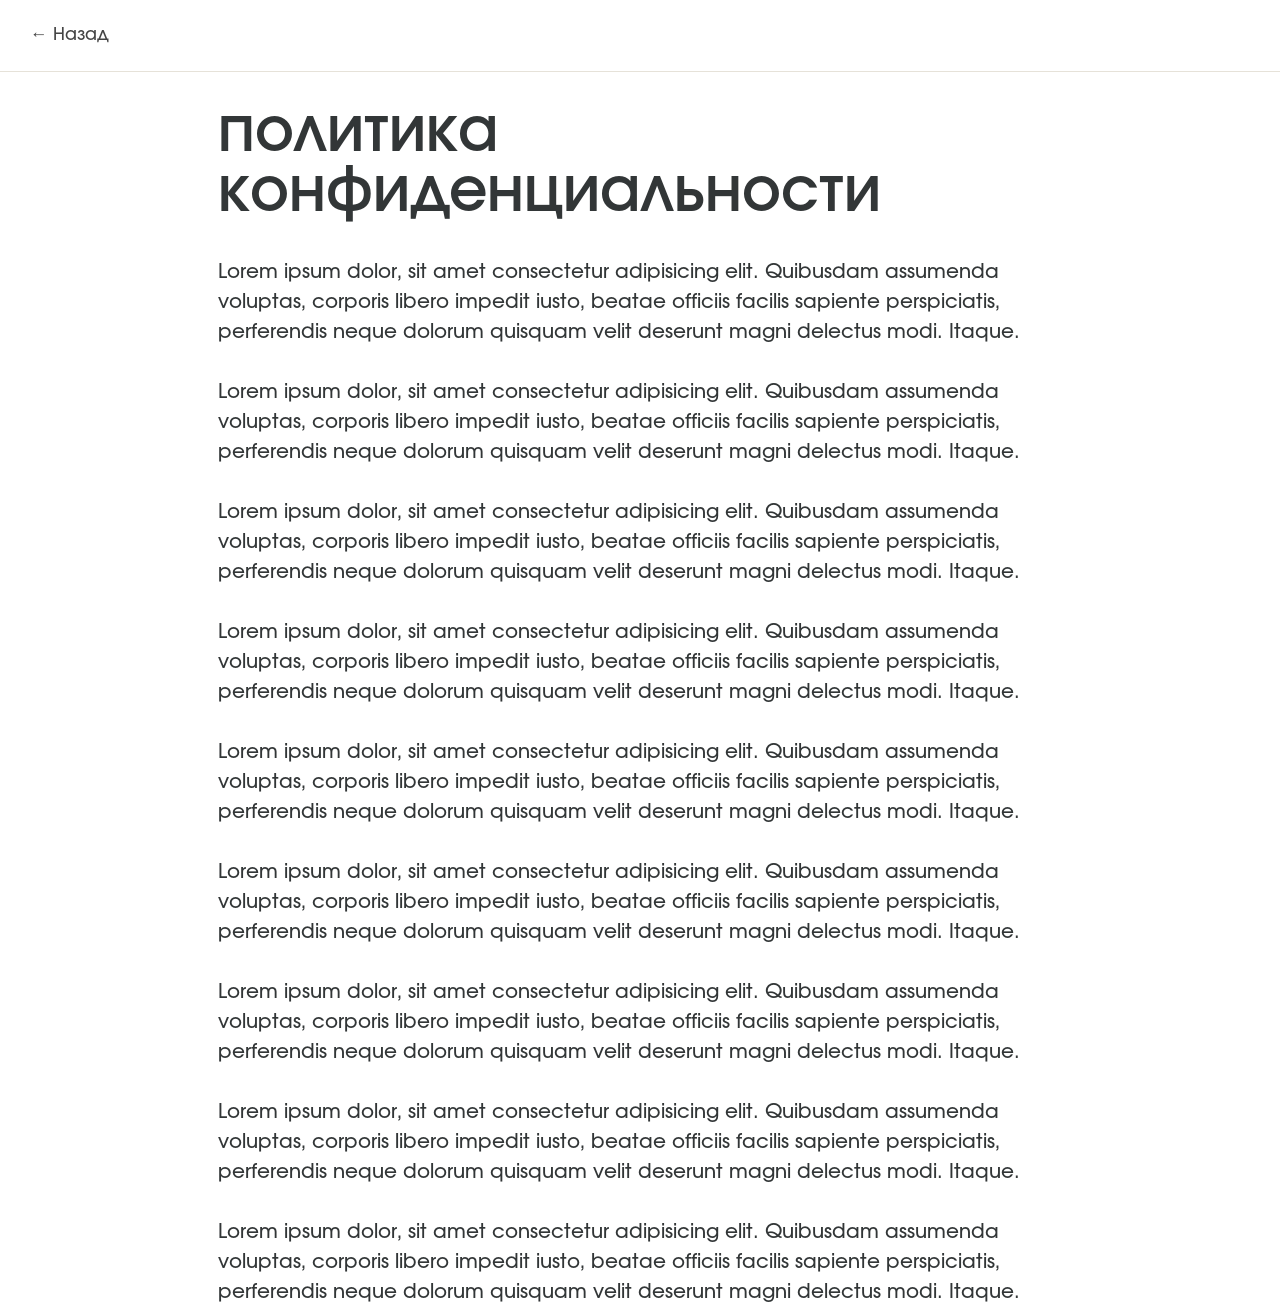
<file: privacy.html>
<!DOCTYPE html>
<html lang="en">

<head>
    <meta charset="UTF-8">
    <meta name="viewport" content="width=device-width, initial-scale=1.0">
    <title>Document</title>
    <link rel="stylesheet" href="reset.css">

    <style>
        :root {


            --white: #fff;
            --lightGray: #fafafa;

            --mainGrey: #e6e2d9;
            --mainOrange: #ffc965;
            --mainGreen: #b7c69f;
            --mainBlack: #323637;

            /* --mainBg: #FCF8F0; */
            --mainBgWhite: rgba(255, 255, 255, 0.7);
            --mainBg: #fff9ee;
            /* --mainBg: #faf2e2; */
        }

        @font-face {
            font-family: 'Involve-SemiBold';
            src: url('style/font/Involve-SemiBold.otf');
            font-style: normal;
            font-display: swap;
        }

        @font-face {
            font-family: 'Involve-Medium';
            src: url('style/font/Involve-Medium.otf');
            /* font-weight: 400; */
            font-style: normal;
            font-display: swap;
        }

        html {
            font-size: 20px;
        }


        body {
            font-family: 'Involve-Medium', sans-serif;
            animation: fadeIn 0.5s ease-in;
        }

        /* Анимации страницы */
        @keyframes fadeIn {
            0% {
                transform: translateY(5px);
                opacity: 0;
            }

            100% {
                transform: translateY(0px);
                opacity: 1;
            }
        }

        .page-transition-out {
            animation: fadeOut 0.5s ease-out forwards;
        }

        @keyframes fadeOut {
            0% {
                opacity: 1;
            }

            100% {
                opacity: 0;
            }
        }

        .grid {
            position: absolute;
            background-color: var(--mainBgWhite);

            left: 50%;
            transform: translateX(-50%);
            width: 100vw;
            max-width: 1920px;
        }

        .box {
            /* display: flex; */
            /* gap: 48px; */
            /* max-width: 1920px; */
            padding-left: 17vw;
            padding-right: 17vw;
        }

        .box .name {
            font-family: 'Involve-SemiBold', sans-serif;

            display: flex;
            color: var(--mainBlack);
            line-height: 1;
            margin-bottom: 35px;
            line-height: 1;
            flex: 1;
            font-size: 60px;
        }


        .box .text{
            color: var(--mainBlack);
            font-size: 20px;
            /* line-height: 1.3; */
        }

        .back-bar {
            position: sticky;
            display: flex;
            align-items: center;
            top: 0;
            background-color: rgba(255, 255, 255, 0.85);
            backdrop-filter: blur(20px);
            border-bottom: solid 1px var(--mainGrey);
            padding: 0.75rem 1.5rem;
            z-index: 100;
            /* height: 100px; */
            height: 72px;
            margin-bottom: 30px;
        }

        .back-button {
            display: inline-flex;
            align-items: center;
            gap: 0.5rem;
            background: none;
            border: none;
            font-size: 0.875rem;
            /* font-size: 19px; */
            color: #444444;
            cursor: pointer;
            padding: 0.5rem 0;
            transition: color 0.2s;
            font-weight: 450;
        }

        .back-button:hover {
            color: #000000;
        }
    </style>
</head>

<body>
    <div class="grid">
        <div class="back-bar">
            <button class="back-button" href="index.html#contacts">← Назад</button>
        </div>
        <div class="box">
            <div class="name">политика конфиденциальности</div>
            <div class="text">
                Lorem ipsum dolor, sit amet consectetur adipisicing elit. Quibusdam assumenda voluptas, corporis libero
                impedit iusto, beatae officiis facilis sapiente perspiciatis, perferendis neque dolorum quisquam velit
                deserunt magni delectus modi. Itaque.
                <br>
                <br>
                Lorem ipsum dolor, sit amet consectetur adipisicing elit. Quibusdam assumenda voluptas, corporis libero
                impedit iusto, beatae officiis facilis sapiente perspiciatis, perferendis neque dolorum quisquam velit
                deserunt magni delectus modi. Itaque.
                <br>
                <br>

                Lorem ipsum dolor, sit amet consectetur adipisicing elit. Quibusdam assumenda voluptas, corporis libero
                impedit iusto, beatae officiis facilis sapiente perspiciatis, perferendis neque dolorum quisquam velit
                deserunt magni delectus modi. Itaque.
                <br>
                <br>

                Lorem ipsum dolor, sit amet consectetur adipisicing elit. Quibusdam assumenda voluptas, corporis libero
                impedit iusto, beatae officiis facilis sapiente perspiciatis, perferendis neque dolorum quisquam velit
                deserunt magni delectus modi. Itaque.
                <br>
                <br>

                Lorem ipsum dolor, sit amet consectetur adipisicing elit. Quibusdam assumenda voluptas, corporis libero
                impedit iusto, beatae officiis facilis sapiente perspiciatis, perferendis neque dolorum quisquam velit
                deserunt magni delectus modi. Itaque.

                 <br>
                <br>
                Lorem ipsum dolor, sit amet consectetur adipisicing elit. Quibusdam assumenda voluptas, corporis libero
                impedit iusto, beatae officiis facilis sapiente perspiciatis, perferendis neque dolorum quisquam velit
                deserunt magni delectus modi. Itaque.
                <br>
                <br>

                Lorem ipsum dolor, sit amet consectetur adipisicing elit. Quibusdam assumenda voluptas, corporis libero
                impedit iusto, beatae officiis facilis sapiente perspiciatis, perferendis neque dolorum quisquam velit
                deserunt magni delectus modi. Itaque.
                <br>
                <br>

                Lorem ipsum dolor, sit amet consectetur adipisicing elit. Quibusdam assumenda voluptas, corporis libero
                impedit iusto, beatae officiis facilis sapiente perspiciatis, perferendis neque dolorum quisquam velit
                deserunt magni delectus modi. Itaque.
                <br>
                <br>

                Lorem ipsum dolor, sit amet consectetur adipisicing elit. Quibusdam assumenda voluptas, corporis libero
                impedit iusto, beatae officiis facilis sapiente perspiciatis, perferendis neque dolorum quisquam velit
                deserunt magni delectus modi. Itaque.
            </div>

        </div>
    </div>
</body>
<script>
    const backLink = document.querySelector('.back-button');
    if (backLink) {
        backLink.addEventListener('click', function (e) {
            e.preventDefault();
            const targetUrl = this.getAttribute('href');
            document.body.classList.add('page-transition-out');
            setTimeout(() => {
                window.location.href = targetUrl;
                setTimeout(() => {
                    document.body.classList.remove('page-transition-out');
                }, 500);
            }, 500);
        });
    }
</script>

</html>
</file>
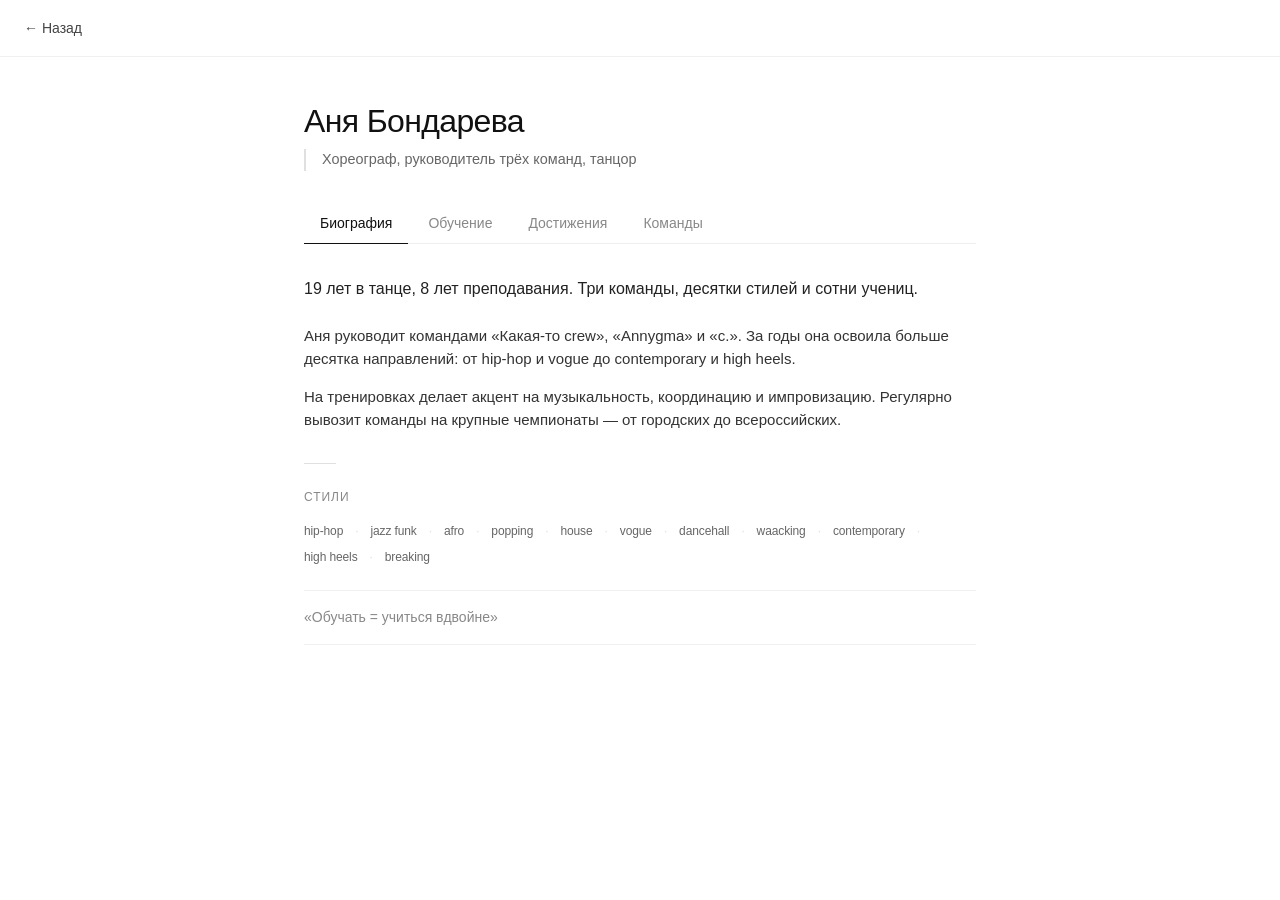
<file: teacher-2.html>
<!DOCTYPE html>
<html lang="ru">
<head>
    <meta charset="UTF-8">
    <meta name="viewport" content="width=device-width, initial-scale=1.0, viewport-fit=cover">
    <title>Аня Бондарева — хореограф</title>
    <style>
        /* ========== RESET & BASE ========== */
        * {
            margin: 0;
            padding: 0;
            box-sizing: border-box;
        }

        body {
            font-family: -apple-system, BlinkMacSystemFont, 'Segoe UI', 'Inter', 'Helvetica Neue', sans-serif;
            background-color: #ffffff;
            color: #111111;
            line-height: 1.5;
            -webkit-font-smoothing: antialiased;
        }

        /* ========== TYPOGRAPHY ========== */
        h1 {
            font-size: 2rem;
            font-weight: 500;
            letter-spacing: -0.02em;
            margin-bottom: 0.25rem;
        }

        h2 {
            font-size: 0.75rem;
            font-weight: 500;
            text-transform: uppercase;
            letter-spacing: 0.08em;
            color: #888888;
            margin-bottom: 1rem;
        }

        h3 {
            font-size: 1rem;
            font-weight: 500;
            margin-bottom: 0.75rem;
        }

        .subhead {
            font-size: 0.9rem;
            color: #666666;
            margin-bottom: 2rem;
            border-left: 2px solid #e0e0e0;
            padding-left: 1rem;
        }

        /* ========== LAYOUT ========== */
        .back-bar {
            position: sticky;
            top: 0;
            background: rgba(255, 255, 255, 0.92);
            backdrop-filter: blur(12px);
            border-bottom: 1px solid #f0f0f0;
            padding: 0.75rem 1.5rem;
            z-index: 100;
        }

        .back-button {
            display: inline-flex;
            align-items: center;
            gap: 0.5rem;
            background: none;
            border: none;
            font-size: 0.875rem;
            color: #444444;
            cursor: pointer;
            padding: 0.5rem 0;
            transition: color 0.2s;
            font-weight: 450;
        }

        .back-button:hover {
            color: #000000;
        }

        .container {
            max-width: 720px;
            margin: 0 auto;
            padding: 2.5rem 1.5rem 4rem;
        }

        /* ========== TABS (минималистичные) ========== */
        .tabs {
            display: flex;
            gap: 0.25rem;
            margin: 2rem 0 2rem;
            border-bottom: 1px solid #eeeeee;
            padding-bottom: 0;
        }

        .tab-btn {
            background: none;
            border: none;
            padding: 0.75rem 1rem;
            font-size: 0.875rem;
            font-weight: 450;
            color: #888888;
            cursor: pointer;
            transition: all 0.2s;
            position: relative;
        }

        .tab-btn.active {
            color: #111111;
        }

        .tab-btn.active::after {
            content: '';
            position: absolute;
            bottom: -1px;
            left: 0;
            right: 0;
            height: 1px;
            background: #111111;
        }

        .tab-btn:hover:not(.active) {
            color: #444444;
        }

        /* ========== TAB CONTENT ========== */
        .tab-content {
            display: none;
            animation: fadeIn 0.25s ease;
        }

        .tab-content.active {
            display: block;
        }

        @keyframes fadeIn {
            from { opacity: 0; transform: translateY(4px); }
            to { opacity: 1; transform: translateY(0); }
        }

        /* ========== TYPOGRAPHY & TEXT ========== */
        .lead {
            font-size: 1rem;
            line-height: 1.6;
            color: #222222;
            margin-bottom: 1.5rem;
        }

        .text-block {
            margin-bottom: 2rem;
        }

        .text-block p {
            font-size: 0.9375rem;
            color: #333333;
            margin-bottom: 1rem;
        }

        /* Стили для списков */
        .list-clean {
            list-style: none;
            padding: 0;
        }

        .list-clean li {
            font-size: 0.875rem;
            color: #444444;
            padding: 0.5rem 0;
            border-bottom: 1px solid #f5f5f5;
            position: relative;
            padding-left: 1rem;
        }

        .list-clean li::before {
            content: '—';
            position: absolute;
            left: 0;
            color: #cccccc;
        }

        /* Бейджи (чистые, без фона) */
        .badge-grid {
            display: flex;
            flex-wrap: wrap;
            gap: 0.5rem 0.75rem;
            margin: 1rem 0 1.5rem;
        }

        .badge {
            font-size: 0.75rem;
            color: #666666;
            letter-spacing: -0.01em;
        }

        .badge:not(:last-child)::after {
            content: '·';
            margin-left: 0.75rem;
            color: #dddddd;
        }

        /* Цитата */
        .quote {
            font-size: 0.875rem;
            font-style: normal;
            color: #888888;
            padding: 1rem 0;
            margin: 1.5rem 0;
            border-top: 1px solid #f0f0f0;
            border-bottom: 1px solid #f0f0f0;
        }

        /* Достижения (минималистично) */
        .achievement-item {
            font-size: 0.875rem;
            color: #333333;
            padding: 0.5rem 0;
            border-bottom: 1px solid #f5f5f5;
        }

        .team-group {
            margin-bottom: 2rem;
        }

        .team-name {
            font-size: 0.9rem;
            font-weight: 500;
            margin: 1.25rem 0 0.75rem;
            color: #111111;
        }

        .team-name:first-of-type {
            margin-top: 0;
        }

        /* Разделитель */
        .separator {
            width: 32px;
            height: 1px;
            background: #e0e0e0;
            margin: 1.5rem 0;
        }

        /* ========== MOBILE ========== */
        @media (max-width: 600px) {
            .container {
                padding: 1.5rem 1.25rem 3rem;
            }

            h1 {
                font-size: 1.5rem;
            }

            .back-bar {
                padding: 0.5rem 1rem;
            }

            .tabs {
                margin: 1.5rem 0 1rem;
            }

            .tab-btn {
                padding: 0.6rem 0.75rem;
                font-size: 0.8125rem;
            }

            .badge {
                font-size: 0.7rem;
            }
        }

        /* ========== UTILS ========== */
        .muted {
            color: #888888;
            font-size: 0.8125rem;
        }
    </style>
</head>
<body>

<!-- НАВИГАЦИЯ НАЗАД -->
<div class="back-bar">
    <button class="back-button" onclick="goBack()">
        ← Назад
    </button>
</div>

<div class="container">
    <!-- ЗАГОЛОВОК -->
    <h1>Аня Бондарева</h1>
    <div class="subhead">Хореограф, руководитель трёх команд, танцор</div>

    <!-- ТАБЫ (минимал) -->
    <div class="tabs">
        <button class="tab-btn active" data-tab="about">Биография</button>
        <button class="tab-btn" data-tab="experience">Обучение</button>
        <button class="tab-btn" data-tab="achievements">Достижения</button>
        <button class="tab-btn" data-tab="teams">Команды</button>
    </div>

    <!-- ========== ВКЛАДКА 1: БИОГРАФИЯ ========== -->
    <div id="tab-about" class="tab-content active">
        <p class="lead">19 лет в танце, 8 лет преподавания. Три команды, десятки стилей и сотни учениц.</p>

        <div class="text-block">
            <p>Аня руководит командами «Какая-то crew», «Annygma» и «c.». За годы она освоила больше десятка направлений: от hip-hop и vogue до contemporary и high heels.</p>
            <p>На тренировках делает акцент на музыкальность, координацию и импровизацию. Регулярно вывозит команды на крупные чемпионаты — от городских до всероссийских.</p>
        </div>

        <div class="separator"></div>

        <h2>Стили</h2>
        <div class="badge-grid">
            <span class="badge">hip-hop</span>
            <span class="badge">jazz funk</span>
            <span class="badge">afro</span>
            <span class="badge">popping</span>
            <span class="badge">house</span>
            <span class="badge">vogue</span>
            <span class="badge">dancehall</span>
            <span class="badge">waacking</span>
            <span class="badge">contemporary</span>
            <span class="badge">high heels</span>
            <span class="badge">breaking</span>
        </div>

        <div class="quote">
            «Обучать = учиться вдвойне»
        </div>
    </div>

    <!-- ========== ВКЛАДКА 2: ОБУЧЕНИЕ ========== -->
    <div id="tab-experience" class="tab-content">
        <h2>Лагеря и интенсивы</h2>
        <ul class="list-clean">
            <li>frame up dance festival workshops</li>
            <li>frame up convention</li>
            <li>frame up sexy edition</li>
        </ul>

        <h2 style="margin-top: 2rem;">Онлайн-курсы</h2>
        <ul class="list-clean">
            <li>«23 см» — Ирина Подшивалова</li>
            <li>«Почерк» — Аня Устинова-Сидорова</li>
            <li>«Моя система координат» — Кирилл Цыганов</li>
            <li>Разборы хореографии: Смирнова, Попова, Юрасова, Подшивалова</li>
        </ul>

        <h2 style="margin-top: 2rem;">Мастер-классы</h2>
        <div class="badge-grid">
            Олег Клевакин, Софья Мартьянова, Ирина Подшивалова, Дарья Попова, Мария Смирнова, Кирилл Цыганов, Кирилл Захаров, Алексей Арапов, Алина Барилова, Саша Царёв, Мария Барышникова, Настя Юрасова, Крис Белова, Лиза Сергеева, Баина Басанова, Андрей Николаев, Саша Буйный, Антон Лушичев, Ксения Горячева, Соня Мисник, Юлия Мурашко, Дарья Кравчук, Анна Тарасенко, Денис Матэ, Дамьен, Animal Whiphead, Злата Масло, Dre10, Борис Шерайзин, Аня Устинова-Сидорова, Августа Волченкова, Настя Багдасарова, Настя Вядро, Инна Аполонская, Алексей Мечетный, Алексей Симба, Марк Куклин, Катя Реймерс, Вахтанг Хурцилава, Ramon, Иван Маслов
        </div>
    </div>

    <!-- ========== ВКЛАДКА 3: ДОСТИЖЕНИЯ ========== -->
    <div id="tab-achievements" class="tab-content">
        <div class="achievement-item">1 место — VNУTRИ CHAMP (solo ladies)</div>
    </div>

    <!-- ========== ВКЛАДКА 4: КОМАНДЫ ========== -->
    <div id="tab-teams" class="tab-content">
        <div class="team-group">
            <div class="team-name">Какая-то crew</div>
            <ul class="list-clean">
                <li>UPGRADE COMPETITION — 3 место (Best Team Adults Beg)</li>
                <li>DANCE WAVE — 3 место (Best Dance Show Street)</li>
                <li>UPGRADE COMPETITION — 3 место (Best Team Adults Pro)</li>
                <li>DANCE WAVE — 1 место (Best Dance Show Choreo)</li>
                <li>GS CHAMP — 2 место (No shoes Adults Crew)</li>
                <li>база чемп — 2 место (Show Advanced)</li>
                <li>VNУTRИ CHAMP — 1 место (Show Adults Pro)</li>
                <li>DANCE WAVE — 1 место (Танцевальное шоу 16+)</li>
            </ul>
        </div>

        <div class="team-group">
            <div class="team-name">A(FFE)CTION</div>
            <ul class="list-clean">
                <li>UPGRADE COMPETITION — 1 место (Mini Crew Adults)</li>
                <li>SUGAR DANCE CHAMP — 2 место (Mini Crew Adults)</li>
                <li>DANCE WAVE — 3 место (Mini Crew Adults)</li>
                <li>база чемп — 1 место (Mini Crew Adults)</li>
            </ul>
        </div>

        <div class="team-group">
            <div class="team-name">c.</div>
            <ul class="list-clean">
                <li>DANCE WAVE — 1 место (Ladies Show)</li>
            </ul>
        </div>

        <div class="team-group">
            <div class="team-name">Annygma</div>
            <ul class="list-clean">
                <li>SUGAR DANCE CHAMP — 1 место (High heels Group)</li>
                <li>UPGRADE COMPETITION — 1 место (Best Show Ladies Pro)</li>
                <li>Грязь. Чемп — 3 место (лучшая начинающая фрейм ап команда)</li>
                <li>DANCE WAVE — 1 место (Ladies Styles Show)</li>
                <li>база чемп — 3 место (Show Ladies)</li>
                <li>For You Fest — 1 место (Ladies Show Pro)</li>
                <li>база чемп — 1 место (Show Ladies)</li>
                <li>DANCE WAVE — 2 место (Ladies Show)</li>
                <li>VNУTRИ CHAMP — 1 место (Ladies Show Pro)</li>
            </ul>
        </div>
    </div>
</div>

<script>
    function goBack() {
        window.location.href = 'index.html#teachers';
    }

    // Табы
    const tabBtns = document.querySelectorAll('.tab-btn');
    const tabContents = document.querySelectorAll('.tab-content');

    tabBtns.forEach(btn => {
        btn.addEventListener('click', () => {
            const tabId = btn.getAttribute('data-tab');
            
            tabBtns.forEach(b => b.classList.remove('active'));
            tabContents.forEach(c => c.classList.remove('active'));
            
            btn.classList.add('active');
            document.getElementById(`tab-${tabId}`).classList.add('active');
            
            localStorage.setItem('teacherActiveTab', tabId);
        });
    });

    const savedTab = localStorage.getItem('teacherActiveTab');
    if (savedTab) {
        const tabToOpen = document.querySelector(`.tab-btn[data-tab="${savedTab}"]`);
        if (tabToOpen) tabToOpen.click();
    }
</script>

</body>
</html>
</file>
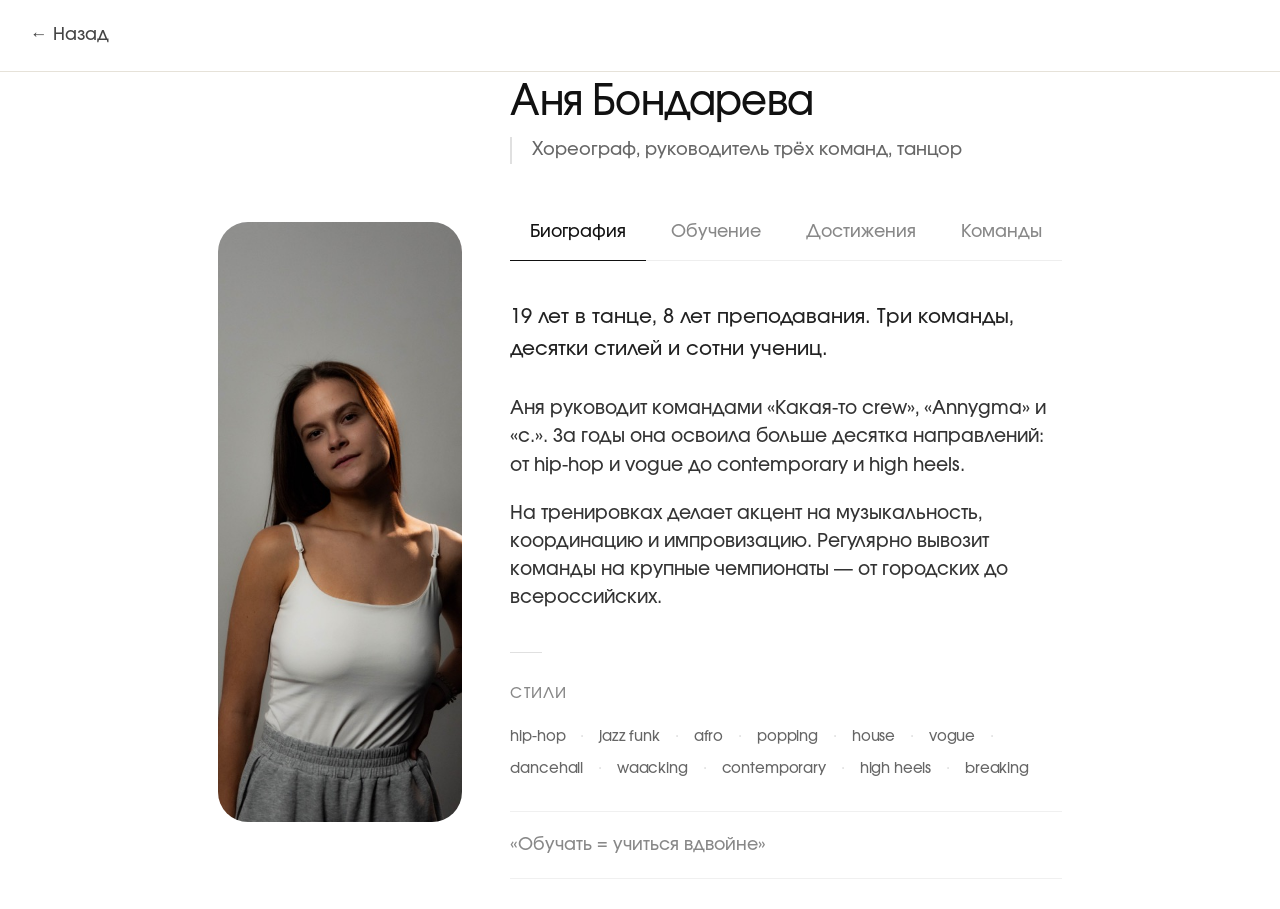
<file: teacher_1.html>
<!DOCTYPE html>
<html lang="ru">

<head>
    <meta charset="UTF-8">
    <meta name="viewport" content="width=device-width, initial-scale=1.0, viewport-fit=cover">
    <title>Аня Бондарева — хореограф</title>
    <link rel="stylesheet" href="reset.css">
    <link rel="stylesheet" href="teachers-css.css">
</head>

<body>

   

    <div class="grid">
         <div class="back-bar">
        <button class="back-button" href="index.html#teachers">← Назад</button>
    </div>
    <div class="box">
        <div class="photo">
            <img src="style/teachers/Бондарева Аня2.jpg" alt="Аня Бондарева">
        </div>
        <div class="container">
            <h1>Аня Бондарева</h1>
            <div class="subhead">Хореограф, руководитель трёх команд, танцор</div>

            <div class="tabs">
                <button class="tab-btn active" data-tab="about">Биография</button>
                <button class="tab-btn" data-tab="experience">Обучение</button>
                <button class="tab-btn" data-tab="achievements">Достижения</button>
                <button class="tab-btn" data-tab="teams">Команды</button>
            </div>

            <div id="tab-about" class="tab-content active">
                <p class="lead">19 лет в танце, 8 лет преподавания. Три команды, десятки стилей и сотни учениц.</p>
                <div class="text-block">
                    <p>Аня руководит командами «Какая-то crew», «Annygma» и «c.». За годы она освоила больше десятка
                        направлений: от hip-hop и vogue до contemporary и high heels.</p>
                    <p>На тренировках делает акцент на музыкальность, координацию и импровизацию. Регулярно вывозит
                        команды на крупные чемпионаты — от городских до всероссийских.</p>
                </div>
                <div class="separator"></div>
                <h2>Стили</h2>
                <div class="badge-grid">
                    <span class="badge">hip-hop</span>
                    <span class="badge">jazz funk</span>
                    <span class="badge">afro</span>
                    <span class="badge">popping</span>
                    <span class="badge">house</span>
                    <span class="badge">vogue</span>
                    <span class="badge">dancehall</span>
                    <span class="badge">waacking</span>
                    <span class="badge">contemporary</span>
                    <span class="badge">high heels</span>
                    <span class="badge">breaking</span>
                </div>
                <div class="quote">«Обучать = учиться вдвойне»</div>
            </div>

            <div id="tab-experience" class="tab-content">
                <h2>Лагеря и интенсивы</h2>
                <ul class="list-clean">
                    <li>frame up dance festival workshops</li>
                    <li>frame up convention</li>
                    <li>frame up sexy edition</li>
                </ul>
                <h2 style="margin-top: 2rem;">Онлайн-курсы</h2>
                <ul class="list-clean">
                    <li>«23 см» — Ирина Подшивалова</li>
                    <li>«Почерк» — Аня Устинова-Сидорова</li>
                    <li>«Моя система координат» — Кирилл Цыганов</li>
                    <li>Разборы хореографии: Смирнова, Попова, Юрасова, Подшивалова</li>
                </ul>
                <h2 style="margin-top: 2rem;">Мастер-классы</h2>
                <div class="badge-grid">
                    Олег Клевакин, Софья Мартьянова, Ирина Подшивалова, Дарья Попова, Мария Смирнова, Кирилл Цыганов,
                    Кирилл Захаров, Алексей Арапов, Алина Барилова, Саша Царёв, Мария Барышникова, Настя Юрасова, Крис
                    Белова, Лиза Сергеева, Баина Басанова, Андрей Николаев, Саша Буйный, Антон Лушичев, Ксения Горячева,
                    Соня Мисник, Юлия Мурашко, Дарья Кравчук, Анна Тарасенко, Денис Матэ, Дамьен, Animal Whiphead, Злата
                    Масло, Dre10, Борис Шерайзин, Аня Устинова-Сидорова, Августа Волченкова, Настя Багдасарова, Настя
                    Вядро, Инна Аполонская, Алексей Мечетный, Алексей Симба, Марк Куклин, Катя Реймерс, Вахтанг
                    Хурцилава, Ramon, Иван Маслов
                </div>
            </div>

            <div id="tab-achievements" class="tab-content">
                <div class="achievement-item">1 место — VNУTRИ CHAMP (solo ladies)</div>
            </div>

            <div id="tab-teams" class="tab-content">
                <div class="team-group">
                    <div class="team-name">Какая-то crew</div>
                    <ul class="list-clean">
                        <li>UPGRADE COMPETITION — 3 место (Best Team Adults Beg)</li>
                        <li>DANCE WAVE — 3 место (Best Dance Show Street)</li>
                        <li>UPGRADE COMPETITION — 3 место (Best Team Adults Pro)</li>
                        <li>DANCE WAVE — 1 место (Best Dance Show Choreo)</li>
                        <li>GS CHAMP — 2 место (No shoes Adults Crew)</li>
                        <li>база чемп — 2 место (Show Advanced)</li>
                        <li>VNУTRИ CHAMP — 1 место (Show Adults Pro)</li>
                        <li>DANCE WAVE — 1 место (Танцевальное шоу 16+)</li>
                    </ul>
                </div>
                <div class="team-group">
                    <div class="team-name">A(FFE)CTION</div>
                    <ul class="list-clean">
                        <li>UPGRADE COMPETITION — 1 место (Mini Crew Adults)</li>
                        <li>SUGAR DANCE CHAMP — 2 место (Mini Crew Adults)</li>
                        <li>DANCE WAVE — 3 место (Mini Crew Adults)</li>
                        <li>база чемп — 1 место (Mini Crew Adults)</li>
                    </ul>
                </div>
                <div class="team-group">
                    <div class="team-name">c.</div>
                    <ul class="list-clean">
                        <li>DANCE WAVE — 1 место (Ladies Show)</li>
                    </ul>
                </div>
                <div class="team-group">
                    <div class="team-name">Annygma</div>
                    <ul class="list-clean">
                        <li>SUGAR DANCE CHAMP — 1 место (High heels Group)</li>
                        <li>UPGRADE COMPETITION — 1 место (Best Show Ladies Pro)</li>
                        <li>Грязь. Чемп — 3 место (лучшая начинающая фрейм ап команда)</li>
                        <li>DANCE WAVE — 1 место (Ladies Styles Show)</li>
                        <li>база чемп — 3 место (Show Ladies)</li>
                        <li>For You Fest — 1 место (Ladies Show Pro)</li>
                        <li>база чемп — 1 место (Show Ladies)</li>
                        <li>DANCE WAVE — 2 место (Ladies Show)</li>
                        <li>VNУTRИ CHAMP — 1 место (Ladies Show Pro)</li>
                    </ul>
                </div>
            </div>
        </div>
    </div>
    </div>

    <script src="teachers-js.js"></script>
</body>

</html>
</file>
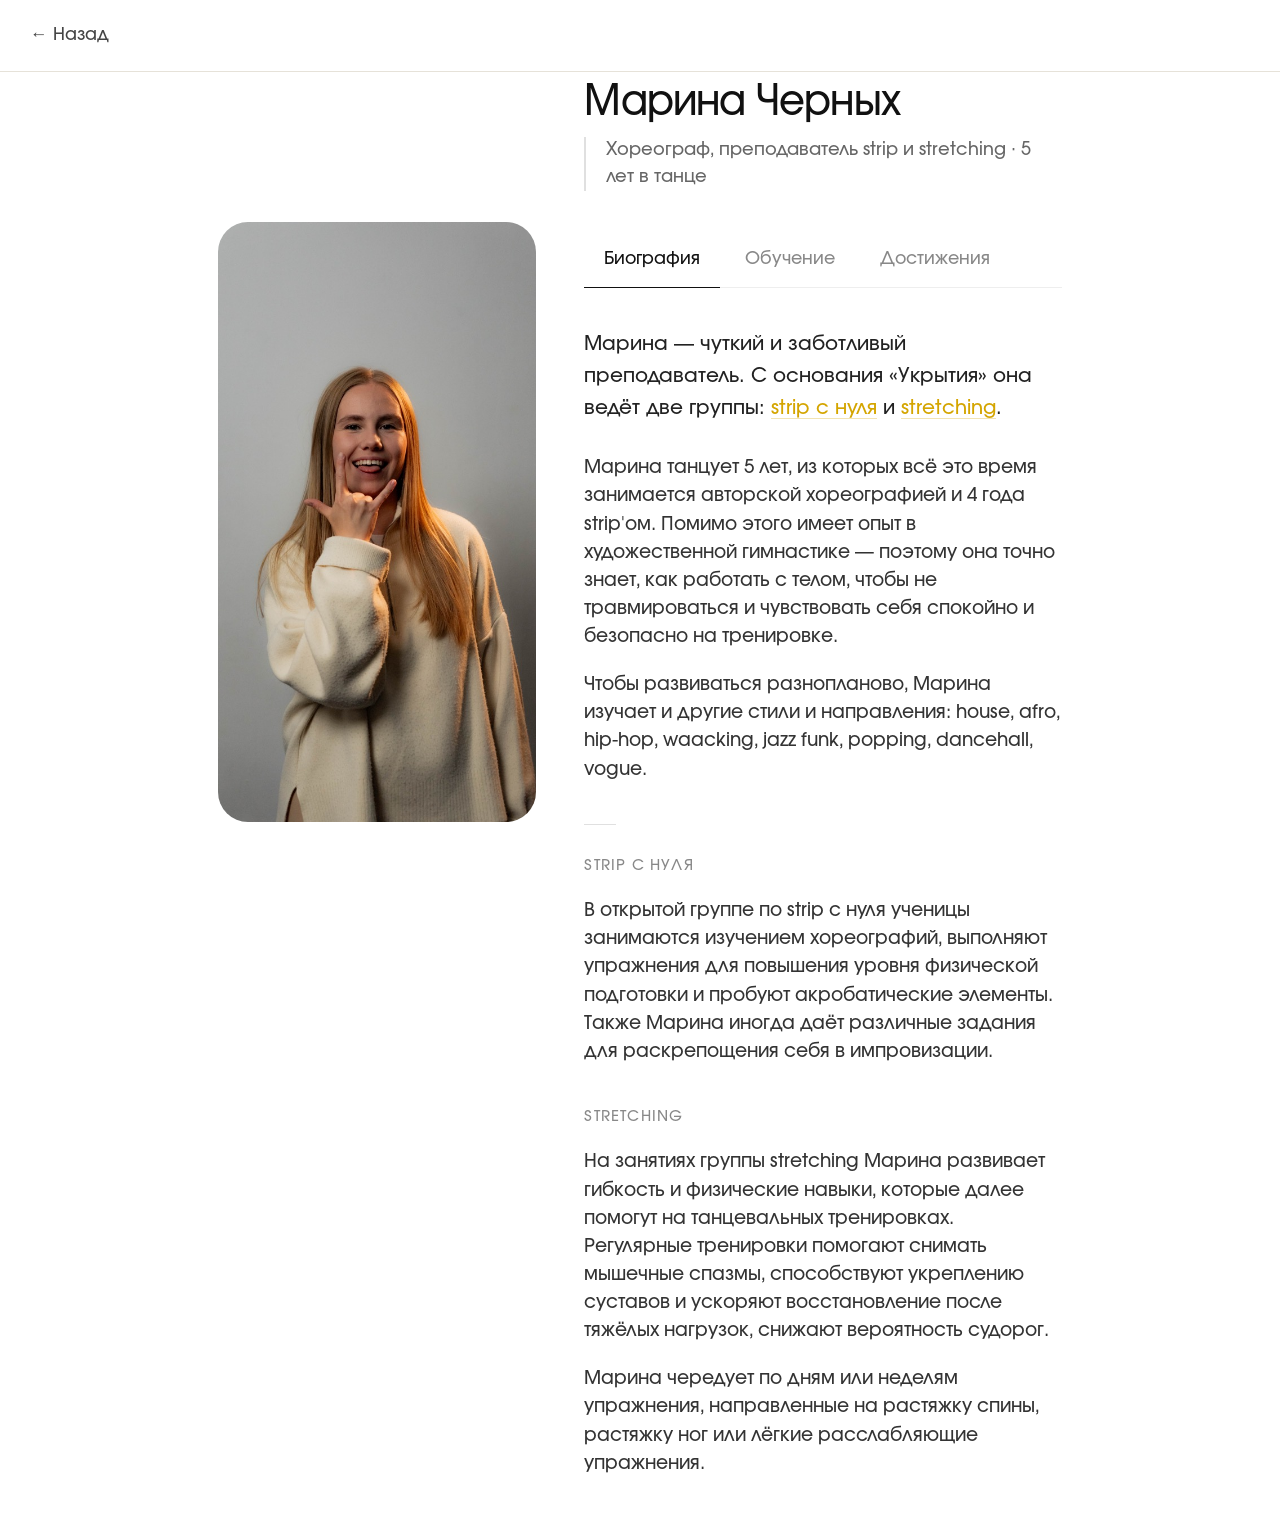
<file: teacher_4.html>
<!DOCTYPE html>
<html lang="ru">

<head>
    <meta charset="UTF-8">
    <meta name="viewport" content="width=device-width, initial-scale=1.0, viewport-fit=cover">
    <title>Марина Черных — хореограф, strip, stretching</title>
    <link rel="stylesheet" href="reset.css">
    <link rel="stylesheet" href="teachers-css.css">
</head>

<body>


    <div class="grid">

    <div class="back-bar">
        <button class="back-button" href="index.html#teachers">← Назад</button>
    </div>

    <div class="box">
        <div class="photo">
            <img src="style/teachers/Черных Марина3.jpg" alt="Марина Черных">
        </div>
        <div class="container">
            <h1>Марина Черных</h1>
            <div class="subhead">Хореограф, преподаватель strip и stretching · 5 лет в танце</div>

            <div class="tabs">
                <button class="tab-btn active" data-tab="about">Биография</button>
                <button class="tab-btn" data-tab="experience">Обучение</button>
                <button class="tab-btn" data-tab="achievements">Достижения</button>
            </div>

            <div id="tab-about" class="tab-content active">
                <p class="lead">Марина — чуткий и заботливый преподаватель. С основания «Укрытия» она ведёт две группы:
                    <a href="#" class="direction-link">strip с нуля</a> и <a href="#"
                        class="direction-link">stretching</a>.
                </p>
                <div class="text-block">
                    <p>Марина танцует 5 лет, из которых всё это время занимается авторской хореографией и 4 года
                        strip'ом. Помимо этого имеет опыт в художественной гимнастике — поэтому она точно знает, как
                        работать с телом, чтобы не травмироваться и чувствовать себя спокойно и безопасно на тренировке.
                    </p>
                    <p>Чтобы развиваться разнопланово, Марина изучает и другие стили и направления: house, afro,
                        hip-hop, waacking, jazz funk, popping, dancehall, vogue.</p>
                </div>
                <div class="separator"></div>
                <h2>Strip с нуля</h2>
                <div class="text-block">
                    <p>В открытой группе по strip с нуля ученицы занимаются изучением хореографий, выполняют упражнения
                        для повышения уровня физической подготовки и пробуют акробатические элементы. Также Марина
                        иногда даёт различные задания для раскрепощения себя в импровизации.</p>
                </div>
                <h2>Stretching</h2>
                <div class="text-block">
                    <p>На занятиях группы stretching Марина развивает гибкость и физические навыки, которые далее
                        помогут на танцевальных тренировках. Регулярные тренировки помогают снимать мышечные спазмы,
                        способствуют укреплению суставов и ускоряют восстановление после тяжёлых нагрузок, снижают
                        вероятность судорог.</p>
                    <p>Марина чередует по дням или неделям упражнения, направленные на растяжку спины, растяжку ног или
                        лёгкие расслабляющие упражнения.</p>
                </div>
            </div>

            <div id="tab-experience" class="tab-content">
                <h2>Онлайн-обучения</h2>
                <ul class="list-clean">
                    <li>«Система координат» — Кирилл Цыганов</li>
                </ul>
                <h2 style="margin-top: 2rem;">Мастер-классы</h2>
                <div class="badge-grid">Олег Клевакин, Даша Попова</div>
            </div>

            <div id="tab-achievements" class="tab-content">
                <div class="text-block">
                    <p style="font-size: 0.875rem; color: #444444;">Марина занимала призовые места в составе команд:</p>
                    <div class="achievement-commands">
                        <span class="command-badge">Какая-то crew</span>
                        <span class="command-badge">A(FFE)CTION</span>
                        <span class="command-badge">Annygma</span>
                        <span class="command-badge">с.</span>
                    </div>
                    <p style="font-size: 0.8125rem; color: #888888; margin-top: 1rem;">под руководством Ани Бондаревой
                    </p>
                </div>
            </div>
        </div>
    </div>
    </div>

    <script src="teachers-js.js"></script>

</body>

</html>
</file>
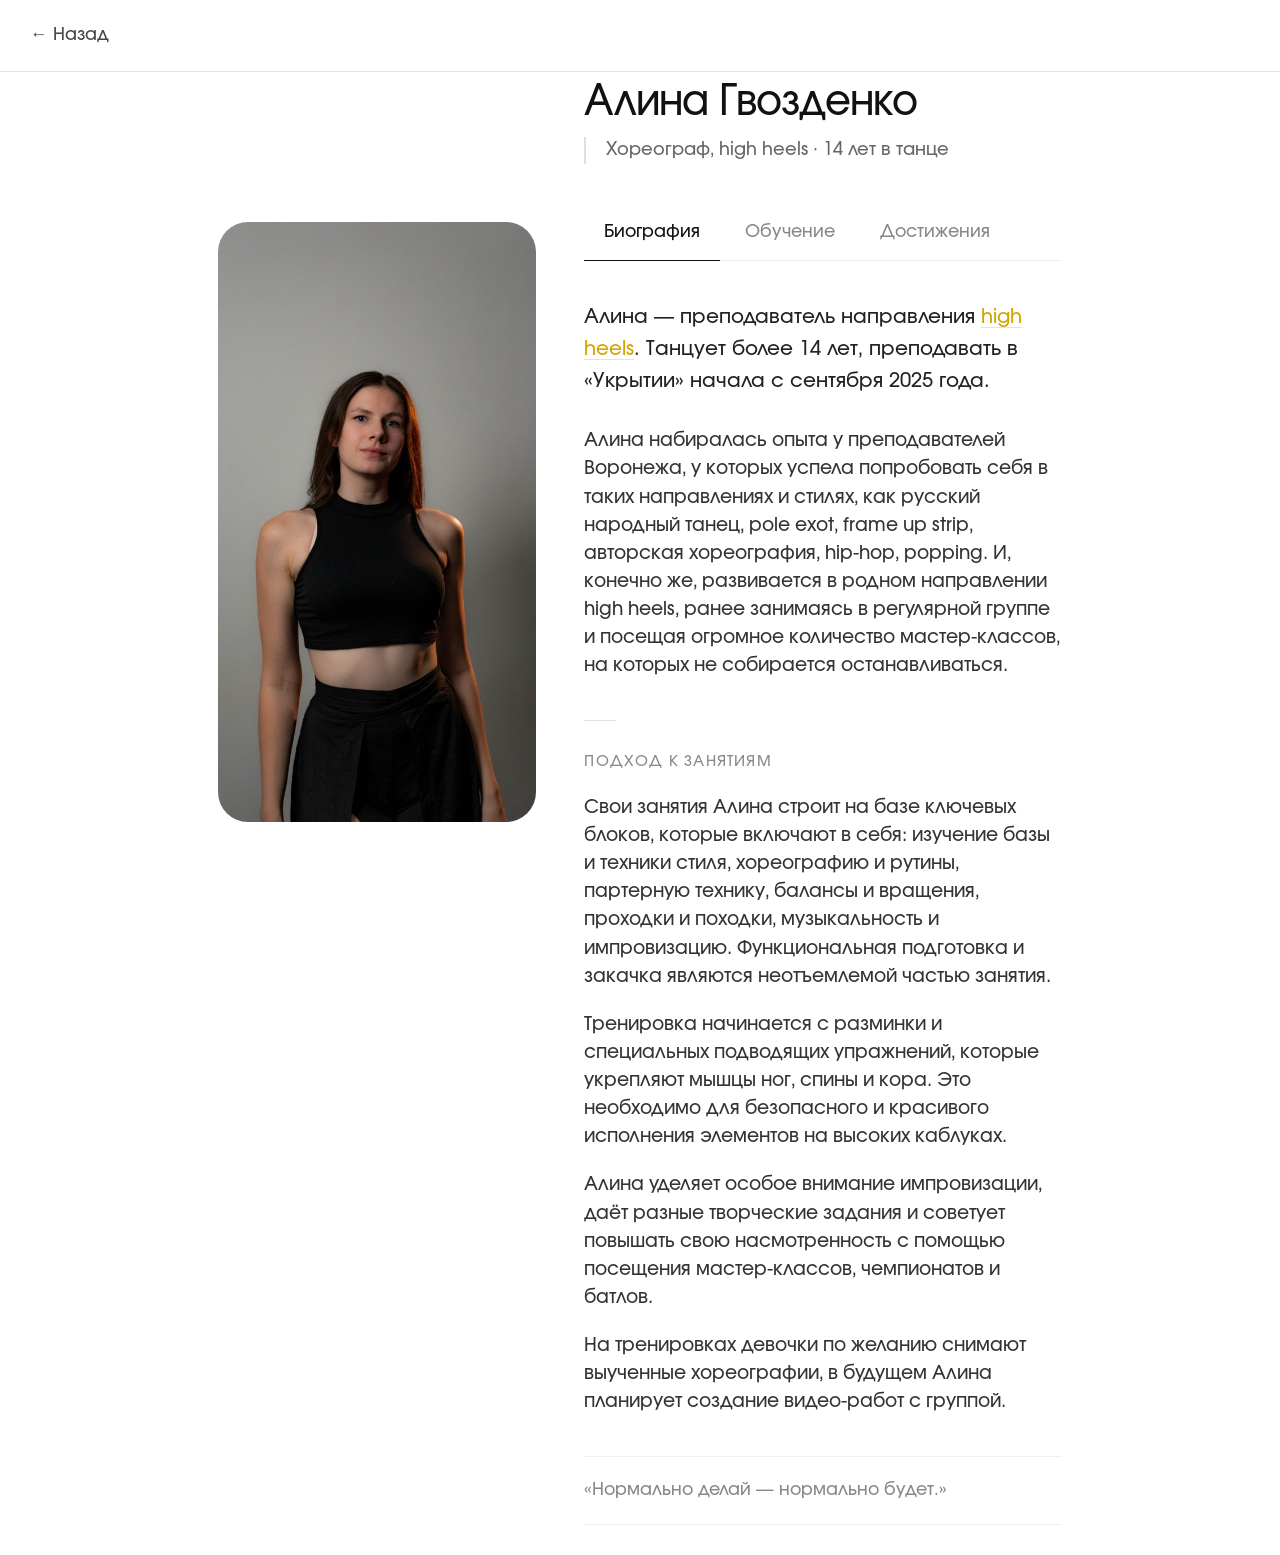
<file: teacher_5.html>
<!DOCTYPE html>
<html lang="ru">

<head>
    <meta charset="UTF-8">
    <meta name="viewport" content="width=device-width, initial-scale=1.0, viewport-fit=cover">
    <title>Алина Гвозденко — хореограф, high heels</title>
    <link rel="stylesheet" href="reset.css">
    <link rel="stylesheet" href="teachers-css.css">
</head>

<body>



    <div class="grid">
    <div class="back-bar">
        <button class="back-button" href="index.html#teachers">← Назад</button>
    </div>
    <div class="box">
        <div class="photo">
            <img src="style/teachers/Гвозденко Алина1.jpg" alt="Алина Гвозденко">
        </div>
        <div class="container">
            <h1>Алина Гвозденко</h1>
            <div class="subhead">Хореограф, high heels · 14 лет в танце</div>

            <div class="tabs">
                <button class="tab-btn active" data-tab="about">Биография</button>
                <button class="tab-btn" data-tab="experience">Обучение</button>
                <button class="tab-btn" data-tab="achievements">Достижения</button>
            </div>

            <div id="tab-about" class="tab-content active">
                <p class="lead">Алина — преподаватель направления <a href="#" class="direction-link">high heels</a>.
                    Танцует более 14 лет, преподавать в «Укрытии» начала с сентября 2025 года.</p>
                <div class="text-block">
                    <p>Алина набиралась опыта у преподавателей Воронежа, у которых успела попробовать себя в таких
                        направлениях и стилях, как русский народный танец, pole exot, frame up strip, авторская
                        хореография, hip-hop, popping. И, конечно же, развивается в родном направлении high heels, ранее
                        занимаясь в регулярной группе и посещая огромное количество мастер-классов, на которых не
                        собирается останавливаться.</p>
                </div>
                <div class="separator"></div>
                <h2>Подход к занятиям</h2>
                <div class="text-block">
                    <p>Свои занятия Алина строит на базе ключевых блоков, которые включают в себя: изучение базы и
                        техники стиля, хореографию и рутины, партерную технику, балансы и вращения, проходки и походки,
                        музыкальность и импровизацию. Функциональная подготовка и закачка являются неотъемлемой частью
                        занятия.</p>
                    <p>Тренировка начинается с разминки и специальных подводящих упражнений, которые укрепляют мышцы
                        ног, спины и кора. Это необходимо для безопасного и красивого исполнения элементов на высоких
                        каблуках.</p>
                    <p>Алина уделяет особое внимание импровизации, даёт разные творческие задания и советует повышать
                        свою насмотренность с помощью посещения мастер-классов, чемпионатов и батлов.</p>
                    <p>На тренировках девочки по желанию снимают выученные хореографии, в будущем Алина планирует
                        создание видео-работ с группой.</p>
                </div>
                <div class="quote">«Нормально делай — нормально будет.»</div>
            </div>

            <div id="tab-experience" class="tab-content">
                <h2>Лагеря и мероприятия</h2>
                <ul class="list-clean">
                    <li>frame up workshops beginners</li>
                    <li>high heels deep pro</li>
                    <li>Идеология</li>
                </ul>
                <h2 style="margin-top: 2rem;">Мастер-классы</h2>
                <div class="badge-grid">Николай Марунов (NIKO), Лиза Сергеева, Баина Басанова, Настя Юрасова, Ангелина
                    Миронова, Юлианна Кобцева, Олег Момо, Яна Дон, Ксения Горячева, Лена Платонова, Fraules, Юля
                    Мурашко, Маша Смирнова, Даша Попова, Даян, Соня Мисник, Софа Дода, Вера Осипенко, Лиза Калуга</div>
                <div class="separator"></div>
                <div class="text-block">
                    <p class="muted">Также в арсенале Алины классы по авторской хореографии, electro, hip-hop.</p>
                </div>
            </div>

            <div id="tab-achievements" class="tab-content">
                <h2>Команды</h2>
                <div class="achievement-commands">
                    <span class="command-badge">Annygma</span>
                    <span class="command-badge">с.</span>
                    <span class="command-badge">MOLOKO</span>
                </div>
                <p class="muted" style="margin-bottom: 1.5rem;">под руководством Ани Бондаревой и Татьяны Молочко</p>
                <h2>Призовые места</h2>
                <div class="achievement-item">1 место — Frame Up Dance Festival (beginners level 2, 2024) в составе
                    MOLOKO</div>
                <div class="achievement-item">1 место — База чемп (show ladies, 2025) в составе MOLOKO</div>
                <h2 style="margin-top: 1.5rem;">Чемпионаты</h2>
                <ul class="list-clean">
                    <li>fame you choreo 2024, 2025 — посещение в составе MOLOKO</li>
                </ul>
                <h2 style="margin-top: 1.5rem;">Батлы (зритель)</h2>
                <ul class="list-clean">
                    <li>Грязь 2025, 2026</li>
                </ul>
            </div>
        </div>
    </div>
    </div>

    <script src="teachers-js.js"></script>

</body>

</html>
</file>
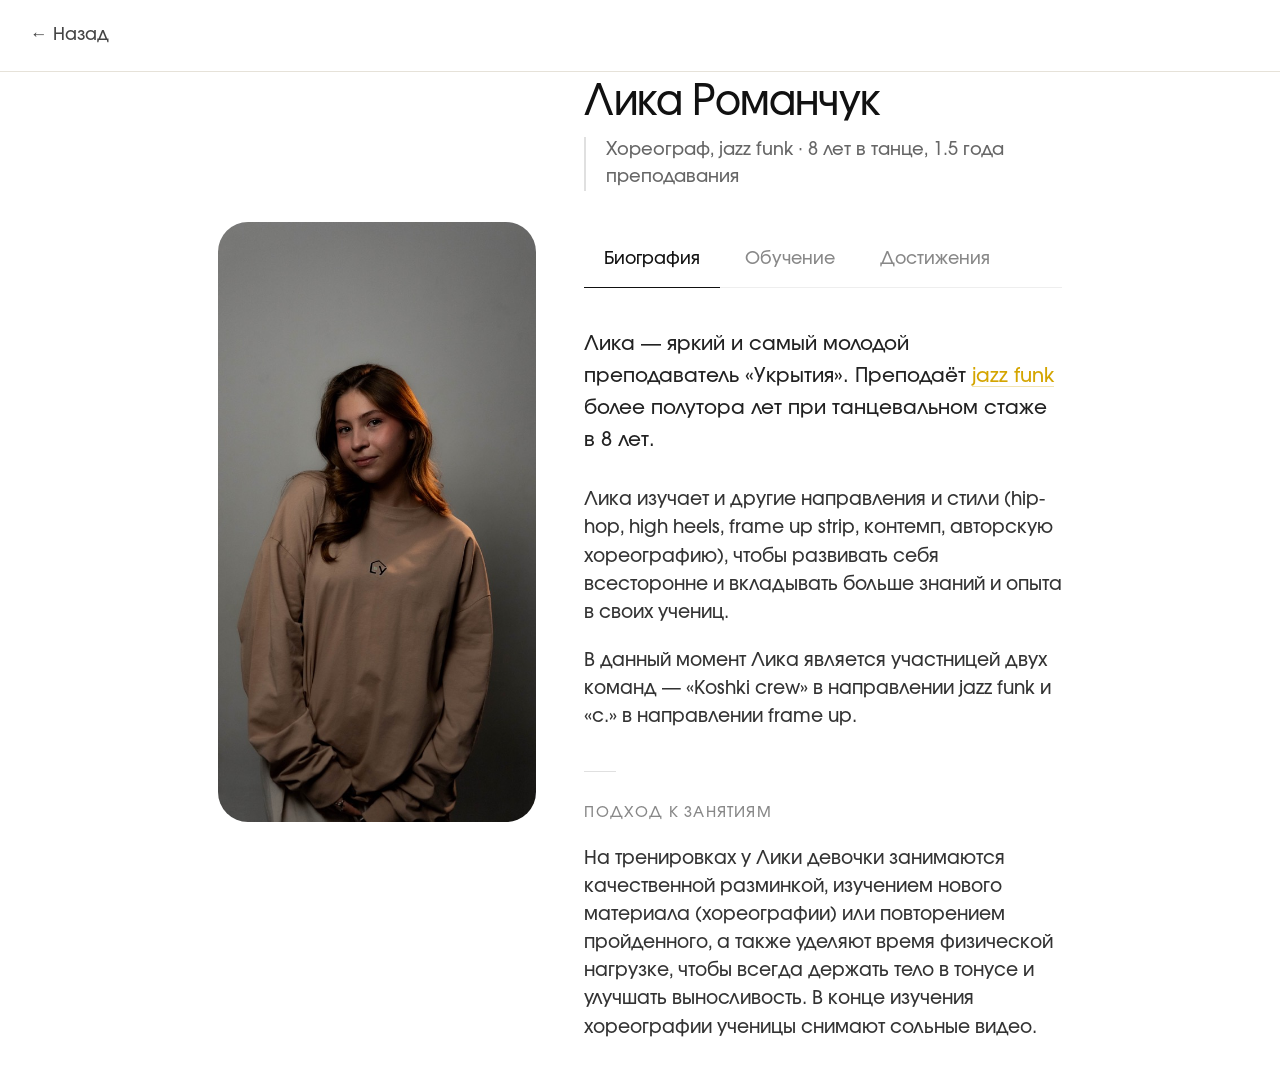
<file: teacher_6.html>
<!DOCTYPE html>
<html lang="ru">

<head>
    <meta charset="UTF-8">
    <meta name="viewport" content="width=device-width, initial-scale=1.0, viewport-fit=cover">
    <title>Лика Романчук — хореограф, jazz funk</title>
    <link rel="stylesheet" href="reset.css">
    <link rel="stylesheet" href="teachers-css.css">
</head>

<body>



    <div class="grid">
            <div class="back-bar">
        <button class="back-button" href="index.html#teachers">← Назад</button>
    </div>
    <div class="box">
        <div class="photo">
            <img src="style/teachers/Романчук Лика2.jpg" alt="Лика Романчук">
        </div>
        <div class="container">
            <h1>Лика Романчук</h1>
            <div class="subhead">Хореограф, jazz funk · 8 лет в танце, 1.5 года преподавания</div>

            <div class="tabs">
                <button class="tab-btn active" data-tab="about">Биография</button>
                <button class="tab-btn" data-tab="experience">Обучение</button>
                <button class="tab-btn" data-tab="achievements">Достижения</button>
            </div>

            <div id="tab-about" class="tab-content active">
                <p class="lead">Лика — яркий и самый молодой преподаватель «Укрытия». Преподаёт <a href="#"
                        class="direction-link">jazz funk</a> более полутора лет при танцевальном стаже в 8 лет.</p>
                <div class="text-block">
                    <p>Лика изучает и другие направления и стили (hip-hop, high heels, frame up strip, контемп,
                        авторскую хореографию), чтобы развивать себя всесторонне и вкладывать больше знаний и опыта в
                        своих учениц.</p>
                    <p>В данный момент Лика является участницей двух команд — «Koshki crew» в направлении jazz funk и
                        «с.» в направлении frame up.</p>
                </div>
                <div class="separator"></div>
                <h2>Подход к занятиям</h2>
                <div class="text-block">
                    <p>На тренировках у Лики девочки занимаются качественной разминкой, изучением нового материала
                        (хореографии) или повторением пройденного, а также уделяют время физической нагрузке, чтобы
                        всегда держать тело в тонусе и улучшать выносливость. В конце изучения хореографии ученицы
                        снимают сольные видео.</p>
                </div>
            </div>

            <div id="tab-experience" class="tab-content">
                <h2>Мастер-классы</h2>
                <div class="badge-grid">Dron</div>
            </div>

            <div id="tab-achievements" class="tab-content">
                <h2>Команды</h2>
                <div class="achievement-commands">
                    <span class="command-badge">Koshki crew</span>
                    <span class="command-badge">с.</span>
                </div>
                <h2 style="margin-top: 1.5rem;">Призовые места</h2>
                <div class="achievement-item">2 место — Dance Wave (show ladies) в составе Koshki crew</div>
                <div class="achievement-item">1 место — Movement (crew adults beginners) в составе Koshki crew</div>
                <h2 style="margin-top: 1.5rem;">Чемпионаты</h2>
                <ul class="list-clean">
                    <li>база чемп</li>
                    <li>For You Fest</li>
                    <li>Sugar Fest</li>
                </ul>
            </div>
        </div>
    </div>
    </div>

    <script src="teachers-js.js"></script>

</body>

</html>
</file>
<file: teachers-css.css>
/* shared-teacher.css */

/* ========== RESET & BASE ========== */
* {
    margin: 0;
    padding: 0;
    box-sizing: border-box;
}

:root {
    --white: #fff;
    --mainGrey: #e6e2d9;
    --mainOrange: #ffc965;
    --mainGreen: #b7c69f;
    --mainBlack: #323637;
}

html {
    font-size: 20px;
}


@font-face {
    font-family: 'Involve-Medium';
    src: url('style/font/Involve-Medium.otf');
    /* font-weight: 400; */
    font-style: normal;
    font-display: swap;
}


body {
    /* font-family: -apple-system, BlinkMacSystemFont, 'Segoe UI', 'Inter', 'Helvetica Neue', sans-serif; */
    font-family: 'Involve-Medium', sans-serif;
    background-color: #ffffff;
    color: #111111;
    line-height: 1.5;
    -webkit-font-smoothing: antialiased;
    animation: fadeIn 0.5s ease-in;
}

/* Анимации страницы */
@keyframes fadeIn {
    0% {
        transform: translateY(5px);
        opacity: 0;
    }

    100% {
        transform: translateY(0px);
        opacity: 1;
    }
}

.page-transition-out {
    animation: fadeOut 0.5s ease-out forwards;
}

@keyframes fadeOut {
    0% {
        opacity: 1;
    }

    100% {
        opacity: 0;
    }
}

/* ========== TYPOGRAPHY ========== */
h1 {
    font-size: 2rem;
    font-weight: 500;
    letter-spacing: -0.02em;
    margin-bottom: 0.25rem;
}

h2 {
    font-size: 0.75rem;
    font-weight: 500;
    text-transform: uppercase;
    letter-spacing: 0.08em;
    color: #888888;
    margin-bottom: 1rem;
}

h3 {
    font-size: 1rem;
    font-weight: 500;
    margin-bottom: 0.75rem;
}

.subhead {
    font-size: 0.9rem;
    color: #666666;
    margin-bottom: 2rem;
    border-left: 2px solid #e0e0e0;
    padding-left: 1rem;
}

/* ========== LAYOUT ========== */
.back-bar {
    position: sticky;
    display: flex;
    align-items: center;
    top: 0;
    background-color: rgba(255, 255, 255, 0.85);
    backdrop-filter: blur(20px);
    border-bottom: solid 1px var(--mainGrey);
    padding: 0.75rem 1.5rem;
    z-index: 100;
    /* height: 100px; */
    height: 72px;
}

.back-button {
    display: inline-flex;
    align-items: center;
    gap: 0.5rem;
    background: none;
    border: none;
    font-size: 0.875rem;
    /* font-size: 19px; */
    color: #444444;
    cursor: pointer;
    padding: 0.5rem 0;
    transition: color 0.2s;
    font-weight: 450;
}

.back-button:hover {
    color: #000000;
}

.grid {
    position: absolute;
    background-color: var(--mainBgWhite);

    left: 50%;
    transform: translateX(-50%);
    width: 100vw;
    max-width: 1920px;
}

.box {
    display: flex;
    gap: 48px;
    /* max-width: 1920px; */
    padding-left: 17vw;
    padding-right: 17vw;
}

.photo {
    position: sticky;
    /* display: flex; */
    /* align-items: center; */
    /* top: 72px; */
    margin-top: 150px;
    flex: 2;
    /* height: calc(100vh - 72px); */
}

.photo img {
    border-radius: 30px;

    background-color: #cccccc;
    height: 600px;
    width: 100%;
    object-fit: cover;
}

.container {
    flex: 3;
}

/* ========== TABS (минималистичные) ========== */
.tabs {
    display: flex;
    gap: 0.25rem;
    margin: 2rem 0 2rem;
    border-bottom: 1px solid #eeeeee;
    padding-bottom: 0;
}

.tab-btn {
    background: none;
    border: none;
    padding: 0.75rem 1rem;
    font-size: 0.875rem;
    font-weight: 450;
    color: #888888;
    cursor: pointer;
    transition: all 0.2s;
    position: relative;
}

.tab-btn.active {
    color: #111111;
}

.tab-btn.active::after {
    content: '';
    position: absolute;
    bottom: -1px;
    left: 0;
    right: 0;
    height: 1px;
    background: #111111;
}

.tab-btn:hover:not(.active) {
    color: #444444;
}

/* ========== TAB CONTENT ========== */
.tab-content {
    display: none;
}

.tab-content.active {
    display: block;
    animation: fadeInContent 0.25s ease;
}

@keyframes fadeInContent {
    from {
        opacity: 0;
        transform: translateY(4px);
    }

    to {
        opacity: 1;
        transform: translateY(0);
    }
}

/* ========== TYPOGRAPHY & TEXT ========== */
.lead {
    font-size: 1rem;
    line-height: 1.6;
    color: #222222;
    margin-bottom: 1.5rem;
}

.text-block {
    margin-bottom: 2rem;
}

.text-block p {
    font-size: 0.9375rem;
    color: #333333;
    margin-bottom: 1rem;
}

/* Стили для списков */
.list-clean {
    list-style: none;
    padding: 0;
}

.list-clean li {
    font-size: 0.875rem;
    color: #444444;
    padding: 0.5rem 0;
    border-bottom: 1px solid #f5f5f5;
    position: relative;
    padding-left: 1rem;
}

.list-clean li::before {
    content: '—';
    position: absolute;
    left: 0;
    color: #cccccc;
}

/* Бейджи */
.badge-grid {
    display: flex;
    flex-wrap: wrap;
    gap: 0.5rem 0.75rem;
    margin: 1rem 0 1.5rem;
}

.badge {
    font-size: 0.75rem;
    color: #666666;
    letter-spacing: -0.01em;
}

.badge:not(:last-child)::after {
    content: '·';
    margin-left: 0.75rem;
    color: #dddddd;
}

/* Цитата */
.quote {
    font-size: 0.875rem;
    font-style: normal;
    color: #888888;
    padding: 1rem 0;
    margin: 1.5rem 0;
    border-top: 1px solid #f0f0f0;
    border-bottom: 1px solid #f0f0f0;
}

/* Достижения */
.achievement-item {
    font-size: 0.875rem;
    color: #333333;
    padding: 0.5rem 0;
    border-bottom: 1px solid #f5f5f5;
}

.team-group {
    margin-bottom: 2rem;
}

.team-name {
    font-size: 0.9rem;
    font-weight: 500;
    margin: 1.25rem 0 0.75rem;
    color: #111111;
}

.team-name:first-of-type {
    margin-top: 0;
}

/* Разделитель */
.separator {
    width: 32px;
    height: 1px;
    background: #e0e0e0;
    margin: 1.5rem 0;
}

/* Специальные стили */
.direction-link {
    color: #d4a500;
    text-decoration: none;
    border-bottom: 1px solid rgba(212, 165, 0, 0.3);
    transition: border-color 0.2s, color 0.2s;
}

.direction-link:hover {
    color: #b89000;
    border-bottom-color: rgba(184, 144, 0, 0.5);
}

.achievement-commands {
    display: flex;
    flex-wrap: wrap;
    gap: 0.5rem;
    margin: 1rem 0;
}

.command-badge {
    font-size: 0.8rem;
    color: #333333;
    background: #f5f5f5;
    padding: 0.25rem 0.75rem;
    border-radius: 20px;
}

.muted {
    font-size: 0.8125rem;
    color: #888888;
}

/* ========== MOBILE ========== */
@media (max-width: 600px) {
    .box {
        flex-direction: column;
        padding-left: 0;
        padding-right: 0;
        gap: 0;
    }

    .photo {
        position: relative;
        top: 0;
        height: auto;
        padding: 1rem;
    }

    .photo img {
        height: 300px;
    }

    .container {
        padding: 0 1.25rem 3rem;
    }

    h1 {
        font-size: 1.5rem;
    }

    .back-bar {
        padding: 0.5rem 1rem;
        height: 60px;
    }

    .tabs {
        margin: 1.5rem 0 1rem;
    }

    .tab-btn {
        padding: 0.6rem 0.75rem;
        font-size: 0.8125rem;
    }

    .badge {
        font-size: 0.7rem;
    }
}
</file>
